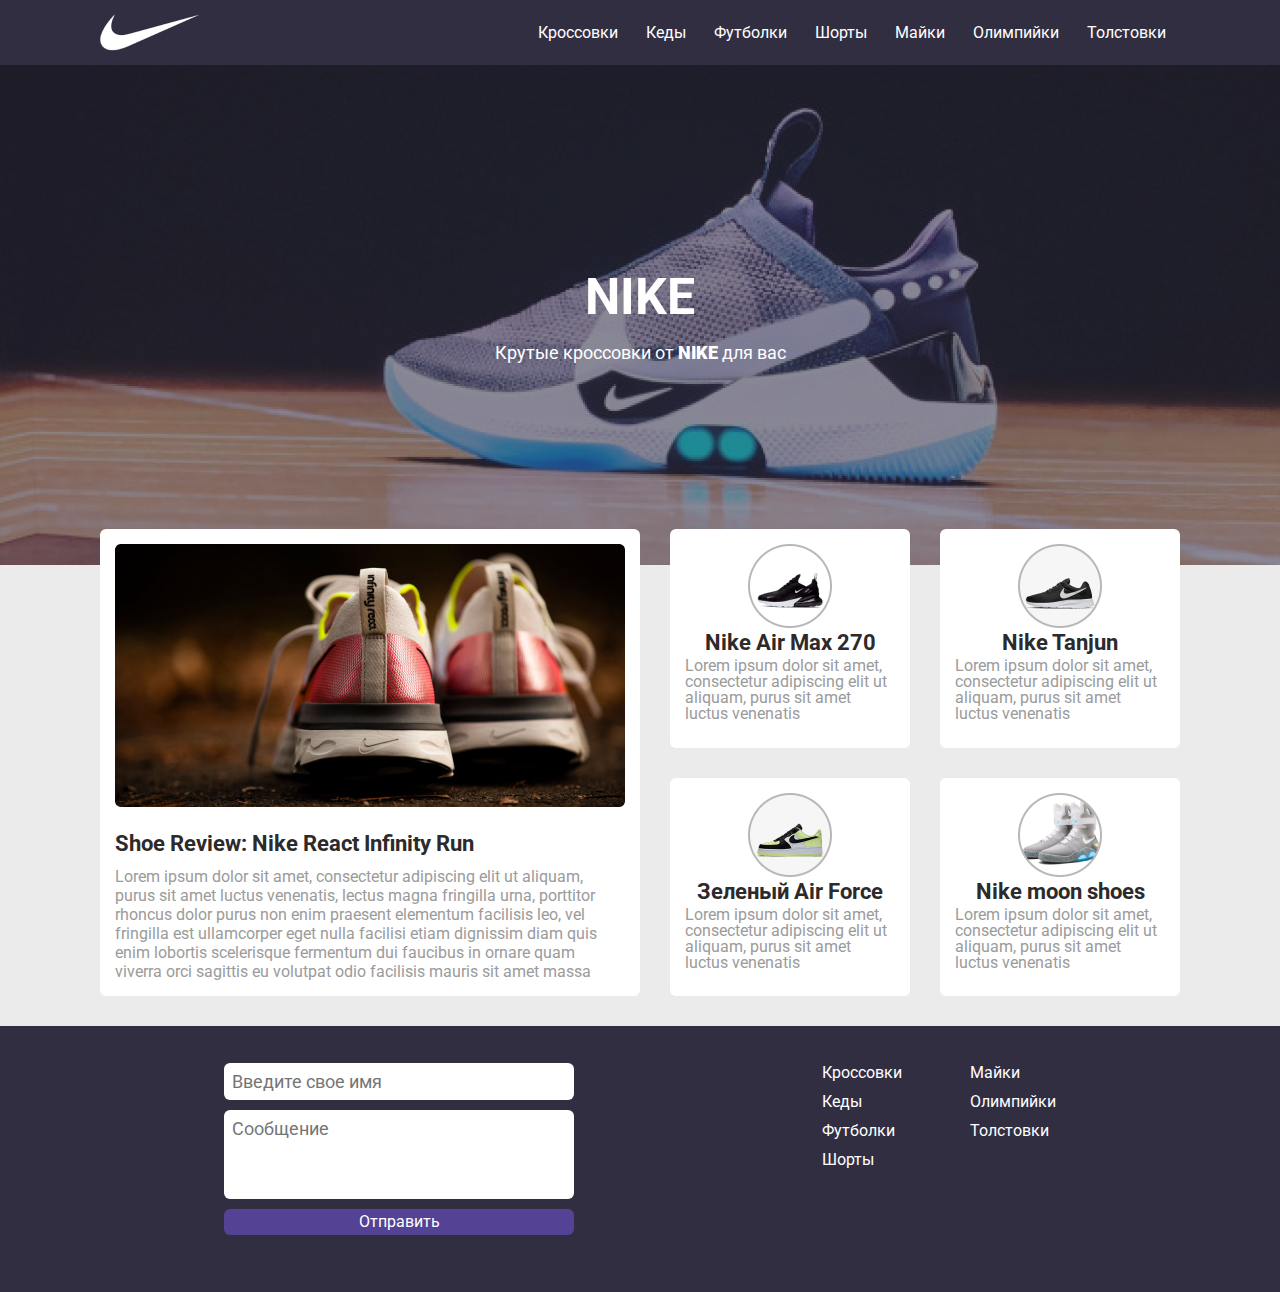
<file: index.html>
<!DOCTYPE html>
<html lang="en">

<head>
    <meta charset="UTF-8">
    <meta http-equiv="X-UA-Compatible" content="IE=edge">
    <meta name="viewport" content="width=device-width, initial-scale=1.0">
    <title>nike</title>
    <link rel="preconnect" href="https://fonts.googleapis.com">
    <link rel="preconnect" href="https://fonts.gstatic.com" crossorigin>
    <link href="https://fonts.googleapis.com/css2?family=Roboto:wght@400;700&display=swap" rel="stylesheet">
    <link rel="stylesheet" href="main.css">
    <link rel="stylesheet" href="media.css">
</head>

<body>
    <header class="header">
        <nav class="nav">
            <div class="container nav-content">
                <img src="img/adidas-logo-png-white 1.png" alt="logo">
                <ul class="nav-list">
                    <li>
                        <a class="nav-link" href="#">Кроссовки</a>
                    </li>
                    <li>
                        <a class="nav-link" href="#">Кеды</a>
                    </li>
                    <li>
                        <a class="nav-link" href="#">Футболки</a>
                    </li>
                    <li>
                        <a class="nav-link" href="#">Шорты</a>
                    </li>
                    <li>
                        <a class="nav-link" href="#">Майки</a>
                    </li>
                    <li>
                        <a class="nav-link" href="#">Олимпийки</a>
                    </li>
                    <li>
                        <a class="nav-link" href="#">Толстовки</a>
                    </li>
                </ul>
            </div>
        </nav>
        <div class="header-content">
            <div class="container header-info">
                <h1 class="header-title">NIKE</h1>
                <p class="header-desc">Крутые кроссовки от
                    <span class="header-span">NIKE</span> для вас
                </p>
            </div>
        </div>
    </header>
    <main class="main">
        <div class="container main-content">
            <div class="main-left">
                <img src="img/Nike-React-Infinity-Run-Heel--1920 1.jpg" alt="">
                <h2 class="main-title">Shoe Review: Nike React Infinity Run </h2>
                <p class="main-desc">Lorem ipsum dolor sit amet, consectetur adipiscing elit ut aliquam, purus sit amet
                    luctus venenatis, lectus magna fringilla urna, porttitor rhoncus dolor purus non enim praesent
                    elementum facilisis leo, vel fringilla est ullamcorper eget nulla facilisi etiam dignissim diam quis
                    enim lobortis scelerisque fermentum dui faucibus in ornare quam viverra orci sagittis eu volutpat
                    odio facilisis mauris sit amet massa</p>
            </div>
            <div class="main-right">
                <div class="main-card">
                    <img src="img/PIC1.png" alt="">
                    <h3 class="card-title">
                        Nike Air Max 270</h3>
                    <p class="card-desc">Lorem ipsum dolor sit amet, consectetur adipiscing elit ut aliquam, purus sit amet
                        luctus venenatis</p>
                </div>
                <div class="main-card">
                    <img src="img/pic2.png" alt="">
                    <h3 class="card-title">
                        Nike Tanjun</h3>
                    <p class="card-desc">Lorem ipsum dolor sit amet, consectetur adipiscing elit ut aliquam, purus sit amet
                        luctus venenatis</p>
                </div>
                <div class="main-card">
                    <img src="img/pic3.png" alt="">
                    <h3 class="card-title">
                        Зеленый Air Force</h3>
                    <p class="card-desc">Lorem ipsum dolor sit amet, consectetur adipiscing elit ut aliquam, purus sit amet
                        luctus venenatis</p>
                </div>
                <div class="main-card">
                    <img src="img/pic4.png" alt="">
                    <h3 class="card-title">
                        Nike moon shoes</h3>
                    <p class="card-desc">Lorem ipsum dolor sit amet, consectetur adipiscing elit ut aliquam, purus sit amet
                        luctus venenatis</p>
                </div>
            </div>
        </div>
    </main>
    <footer class="footer">
        <div class="container footer-content">
            <form class="form">
                <input class="input-name" type="text" placeholder="Введите свое имя">
                <input class="input-message" type="text" placeholder="Сообщение">
                <button class="btn">Отправить</button>
            </form>
            <div class="footer-info">
                <ul class="list1">
                    <li class="footer-item">
                        <a class="footer-link" href="#">Кроссовки</a>
                    </li>
                    <li class="footer-item">
                        <a class="footer-link" href="#">Кеды</a>
                    </li>
                    <li class="footer-item">
                        <a class="footer-link" href="#">Футболки</a>
                    </li>
                    <li class="footer-item">
                        <a class="footer-link" href="#">Шорты</a>
                    </li>
                </ul>
                <ul class="list2">
                    <li class="footer-item">
                        <a href="#" class="footer-link">Майки</a>
                    </li>
                    <li class="footer-item">
                        <a href="#" class="footer-link">Олимпийки</a>
                    </li>
                    <li class="footer-item">
                        <a href="#" class="footer-link">Толстовки</a>
                    </li>
                </ul>
            </div>
        </div>
    </footer>
</body>

</html>
</file>
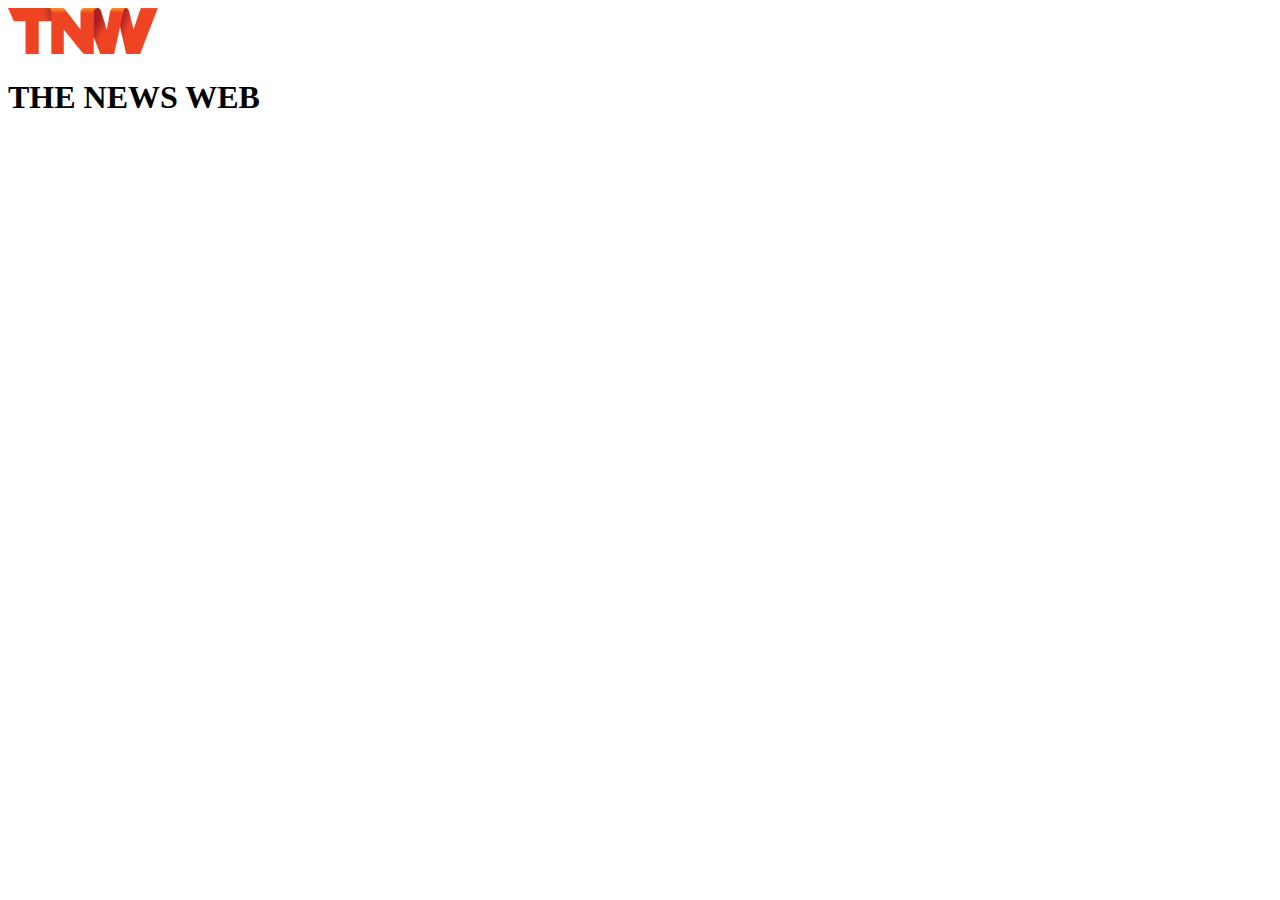
<file: uy ish/index.html>
<!DOCTYPE html>
<html lang="en">
<head>
    <meta charset="UTF-8">
    <meta http-equiv="X-UA-Compatible" content="IE=edge">
    <meta name="viewport" content="width=device-width, initial-scale=1.0">
    <title>ui ish</title>
    <link rel="stylesheet" href="main.css">
</head>
<body>
  <header>
    <div class="logo1">
      <img src="img/logo (1).png" alt="">
      <h1 class="logo-9">THE NEWS WEB</h1>
    </div>
  </header>
</body>
</html>
</file>
<file: main.css>
* {
    margin: 0;
    padding: 0;
    box-sizing: border-box;
    list-style: none;
    text-decoration: none;
}

body {
    background: #EBEBEB;

}

.nav {
    height: 65px;
    background: #322E41;
    display: flex;
}

.container {
    max-width: 1110px;
    width: 100%;
    padding: 0 15px;
    margin: auto;
}

.nav-list {
    display: flex;
}

.nav-content {
    display: flex;
    justify-content: space-between;
    align-items: center;
}

.nav-link {
    padding: 23px 14px;
    font-family: 'Roboto';
    font-style: normal;
    font-weight: 400px;
    font-size: 16px;
    line-height: 19px;
    color: #ffffff;
    transition: all 0.7s;
}

.nav-link:hover {
    color: #D47300;
    background: #FFFFFF;
}

.header-content {
    height: 500px;
    background: url(img/Nike-Adapt-BB\ 1.jpg);
    background-repeat: no-repeat;
    background-size: cover;
}

.header-info {
    height: inherit;
    display: flex;
    flex-direction: column;
    align-items: center;
    justify-content: center;
}

.header-title {
    font-family: 'Roboto';
    font-style: normal;
    font-weight: 700;
    font-size: 50px;
    line-height: 59px;
    color: #FFFFFF;
    margin-bottom: 15px;
}

.header-desc {
    font-family: 'Roboto';
    font-style: normal;
    font-weight: 400;
    font-size: 18px;
    line-height: 21px;
    color: #FFFFFF;
}

.header-span {
    font-weight: 900;
}

.main-left {
    width: 540px;
    padding: 15px;
    background: #FFFFFF;
    border-radius: 6px;
}

.main-title {
    margin: 20px 0 10px;
    font-family: 'Roboto';
    font-style: normal;
    font-weight: 700;
    font-size: 22px;
    line-height: 26px;
    color: #2C2A2A;
}

.main-desc {
    font-family: 'Roboto';
    font-style: normal;
    font-weight: 400;
    font-size: 16px;
    line-height: 19px;
    color: #9B9B9B;
}

.main-card {
    background: #FFFFFF;
    border-radius: 6px;
    width: 240px;
    padding: 15px;
    display: flex;
    flex-direction: column;
    align-items: center;
}

.card-title {
    font-family: 'Roboto';
    font-style: normal;
    font-weight: 700;
    font-size: 22px;
    line-height: 6px;
    color: #2C2A2A;
    margin: 12px 0;
}

.card-desc {
    font-family: 'Roboto';
    font-style: normal;
    font-weight: 400;
    font-size: 16px;
    line-height: 16px;
    color: #9B9B9B;
}

.main-content {
    display: flex;
    justify-content: space-between;
    margin-top: -36px;
    padding-bottom: 30px;
}

.main-right {
    display: flex;
    flex-wrap: wrap;
    margin-left: 30px;
    gap: 30px;
}

.footer {
    padding: 37px 0 57px;
    background: #322E41;
}

.form {
    display: flex;
    flex-direction: column;
    width: 350px;
}

.input-name {
    padding: 8px 0 8px 8px;
    background: #FFFFFF;
    border-radius: 6px;
    font-family: 'Roboto';
    font-style: normal;
    font-weight: 400;
    font-size: 18px;
    line-height: 18px;
    color: #9B9B9B;
    border: none;
    margin-bottom: 10px;
}

.input-message {
    padding: 8px 0 60px 8px;
    background: #FFFFFF;
    border-radius: 6px;
    font-family: 'Roboto';
    font-style: normal;
    font-weight: 400;
    font-size: 18px;
    line-height: 18px;
    color: #9B9B9B;
    border: none;
    margin-bottom: 10px;
}

.btn {
    background: #544294;
    border-radius: 6px;
    padding: 4px 0;
    border: none;
    font-family: 'Roboto';
    font-style: normal;
    font-weight: 400;
    font-size: 16px;
    line-height: 18px;
    color: #FFFFFF;
}
.footer-content{
    display: flex;
    justify-content: space-around;
}
.footer-info{
    display: flex;
}
.list1{
    margin-right: 68px;
}
.footer-item:not(:last-child){
    margin-bottom: 10px;
}
.footer-link{
    font-family: 'Roboto';
font-style: normal;
font-weight: 400;
font-size: 16px;
line-height: 19px;
color: #FFFFFF;
}
.footer-link:hover{
    color: #D57300;
}
</file>
<file: media.css>
@media(max-width:1150px) {
    .main-content{
        flex-wrap: wrap;
        justify-content: center;
        gap: 30px;
    } 
    .main-right{
        justify-content: center;
        margin-left: 0;
    }
}
@media(max-width:766px) {
    .nav-content{
        flex-direction: column;
        align-items: flex-start;
        flex-direction: column;
        gap: 20px;
    }
    .nav-list{
        flex-direction: column;
        gap: 5px;
    }
    .nav{
        height: 100%;
        padding: 10px 0;
    }

}
@media(max-width:670px) {
    .footer-content{
        flex-direction: column;
        align-items: center;
        gap: 15px;
    }  
}
@media(max-width:315px) {
    .header-desc{
        justify-content: center;
        flex-direction: column;
    }
    .main-card{
        justify-content: center;
        flex-direction: column;
    }
    .footer{
        flex-direction: column;
        flex-direction: column;
        justify-content: center;
        background-color: aqua;
    }
}
@media(max-width:300px) {
    .footer{
        background-color: rgb(222, 184, 135);
    }
}
</file>
<file: uy ish/main.css>
.logo-9{
    
    
}
</file>
